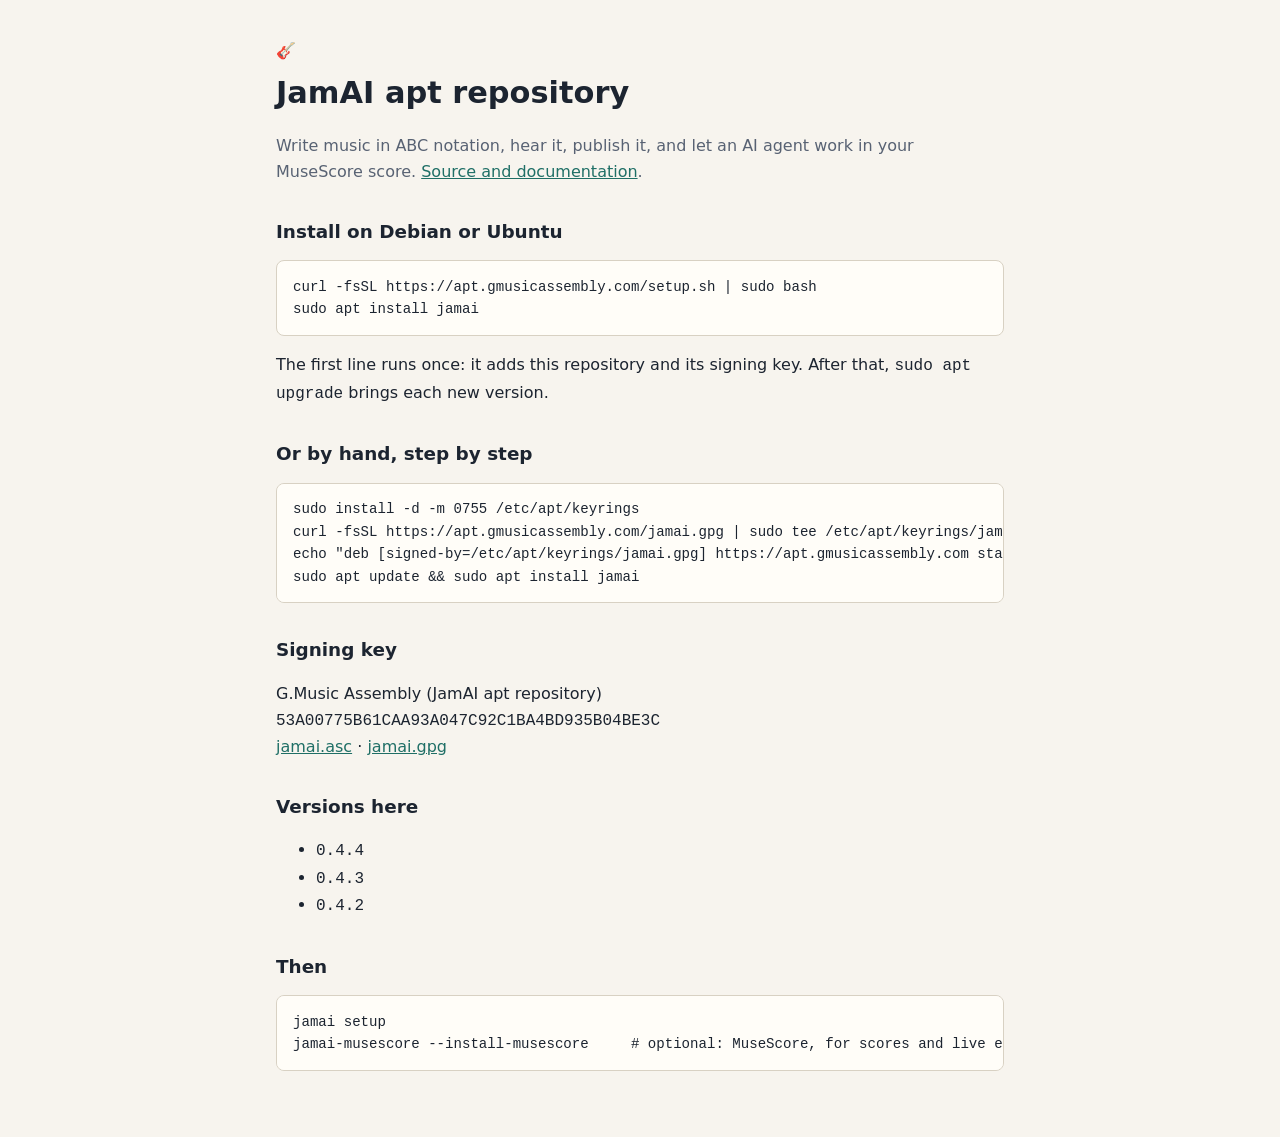
<file: index.html>
<!DOCTYPE html>
<html lang="en">
<head>
<meta charset="utf-8">
<meta name="viewport" content="width=device-width, initial-scale=1">
<title>JamAI apt repository</title>
<style>
:root{--bg:#0c0f14;--soft:#141923;--ink:#e8eef7;--dim:#93a0b2;--accent:#f0a868;--accent2:#8bd0c4;--line:#2a3a50}
@media (prefers-color-scheme: light){:root{--bg:#f7f4ee;--soft:#fffdf8;--ink:#1c2430;--dim:#586273;--accent:#a8551a;--accent2:#1f6f66;--line:#d8d1c3}}
*{box-sizing:border-box}
body{margin:0;background:var(--bg);color:var(--ink);font-family:-apple-system,BlinkMacSystemFont,"Segoe UI",system-ui,sans-serif;line-height:1.6}
.wrap{max-width:760px;margin:0 auto;padding:2.4rem 16px 4rem}
h1{font-size:1.9rem;margin:.3rem 0} h2{font-size:1.15rem;margin:2rem 0 .4rem}
a{color:var(--accent2)} .dim{color:var(--dim)}
pre{background:var(--soft);border:1px solid var(--line);border-radius:8px;padding:.9rem 1rem;overflow-x:auto;font-size:.88rem}
code{font-family:"JetBrains Mono",Menlo,Consolas,monospace}
.glyphs{color:var(--accent);letter-spacing:.2rem}
</style>
</head>
<body><div class="wrap">
<div class="glyphs">🎸</div>
<h1>JamAI apt repository</h1>
<p class="dim">Write music in ABC notation, hear it, publish it, and let an AI agent work in your MuseScore score.
<a href="https://github.com/gmusic1007/jamai-core">Source and documentation</a>.</p>

<h2>Install on Debian or Ubuntu</h2>
<pre><code>curl -fsSL https://apt.gmusicassembly.com/setup.sh | sudo bash
sudo apt install jamai</code></pre>
<p>The first line runs once: it adds this repository and its signing key. After that, <code>sudo apt upgrade</code> brings each new version.</p>

<h2>Or by hand, step by step</h2>
<pre><code>sudo install -d -m 0755 /etc/apt/keyrings
curl -fsSL https://apt.gmusicassembly.com/jamai.gpg | sudo tee /etc/apt/keyrings/jamai.gpg &gt; /dev/null
echo "deb [signed-by=/etc/apt/keyrings/jamai.gpg] https://apt.gmusicassembly.com stable main" | sudo tee /etc/apt/sources.list.d/jamai.list
sudo apt update &amp;&amp; sudo apt install jamai</code></pre>

<h2>Signing key</h2>
<p>G.Music Assembly (JamAI apt repository)<br><code>53A00775B61CAA93A047C92C1BA4BD935B04BE3C</code><br>
<a href="jamai.asc">jamai.asc</a> · <a href="jamai.gpg">jamai.gpg</a></p>

<h2>Versions here</h2>
<ul><li><code>0.4.4</code></li><li><code>0.4.3</code></li><li><code>0.4.2</code></li></ul>

<h2>Then</h2>
<pre><code>jamai setup
jamai-musescore --install-musescore     # optional: MuseScore, for scores and live editing</code></pre>
</div></body>
</html>
</file>
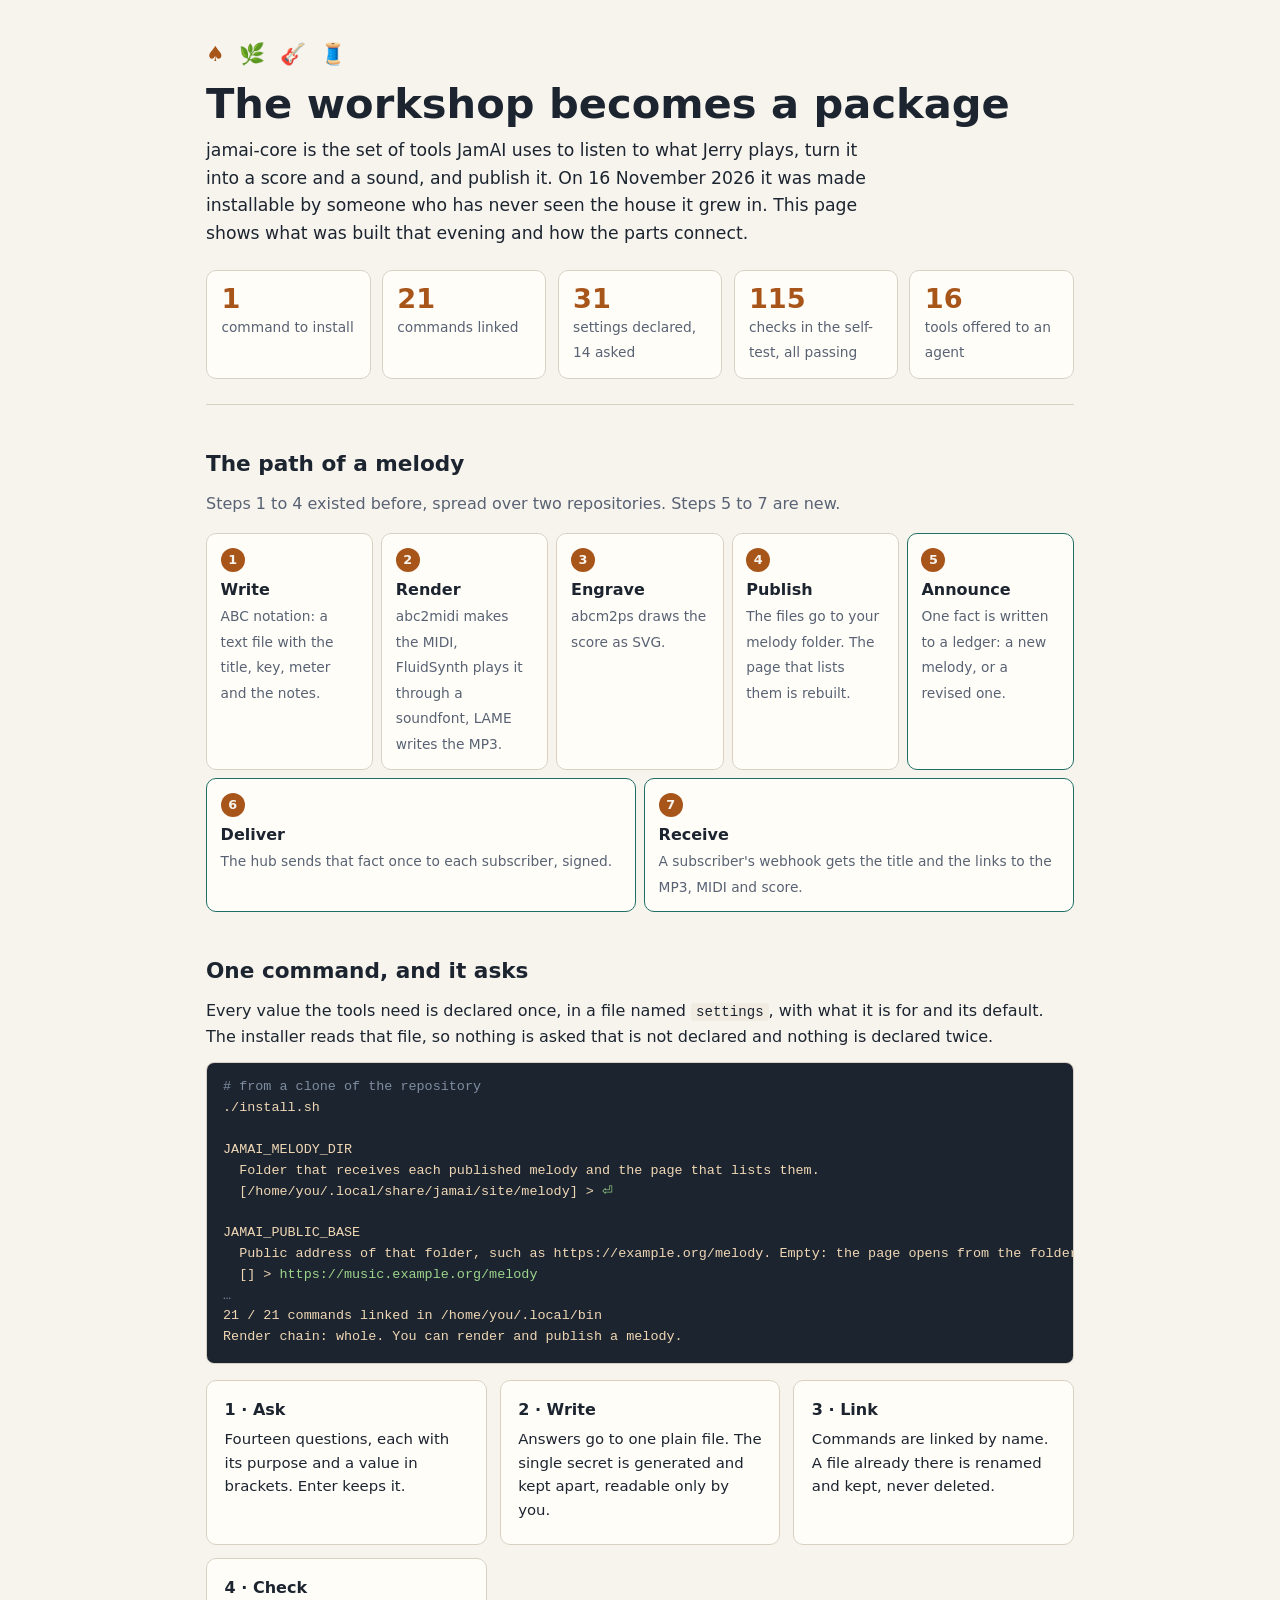
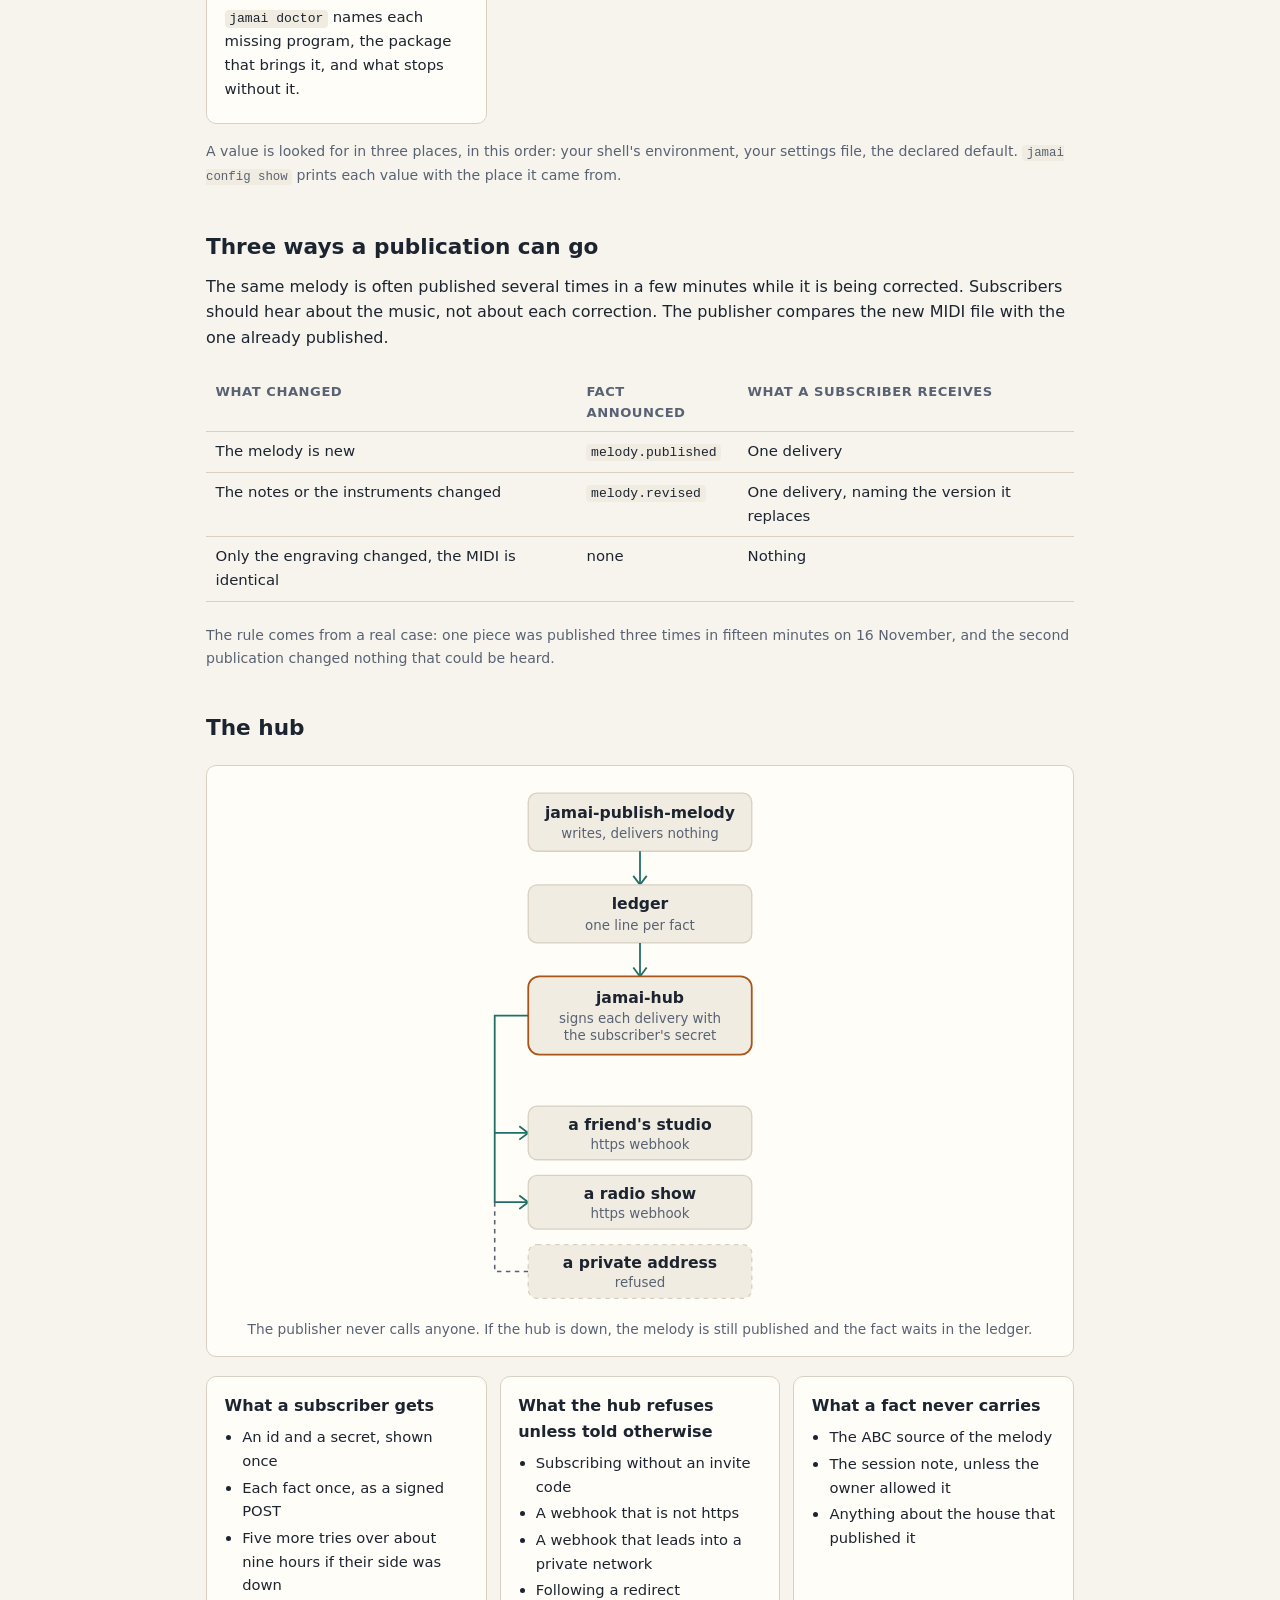
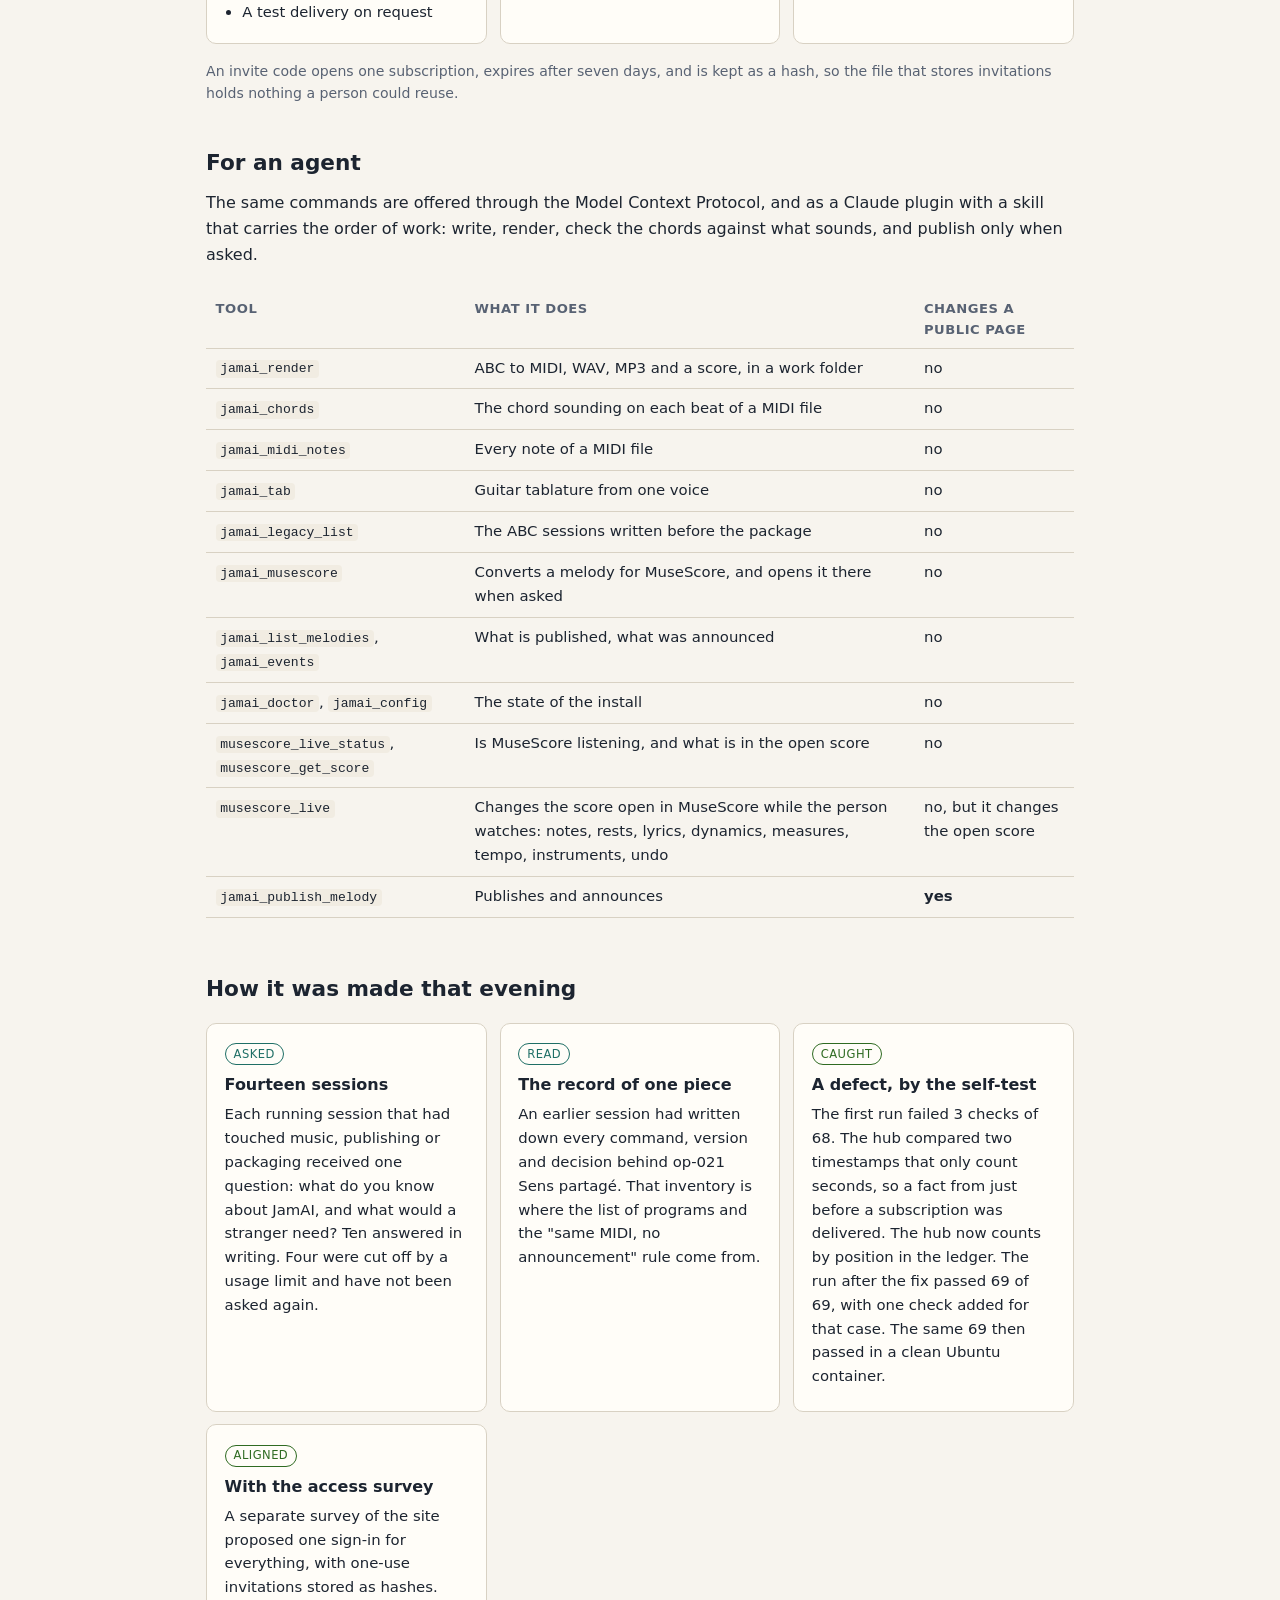
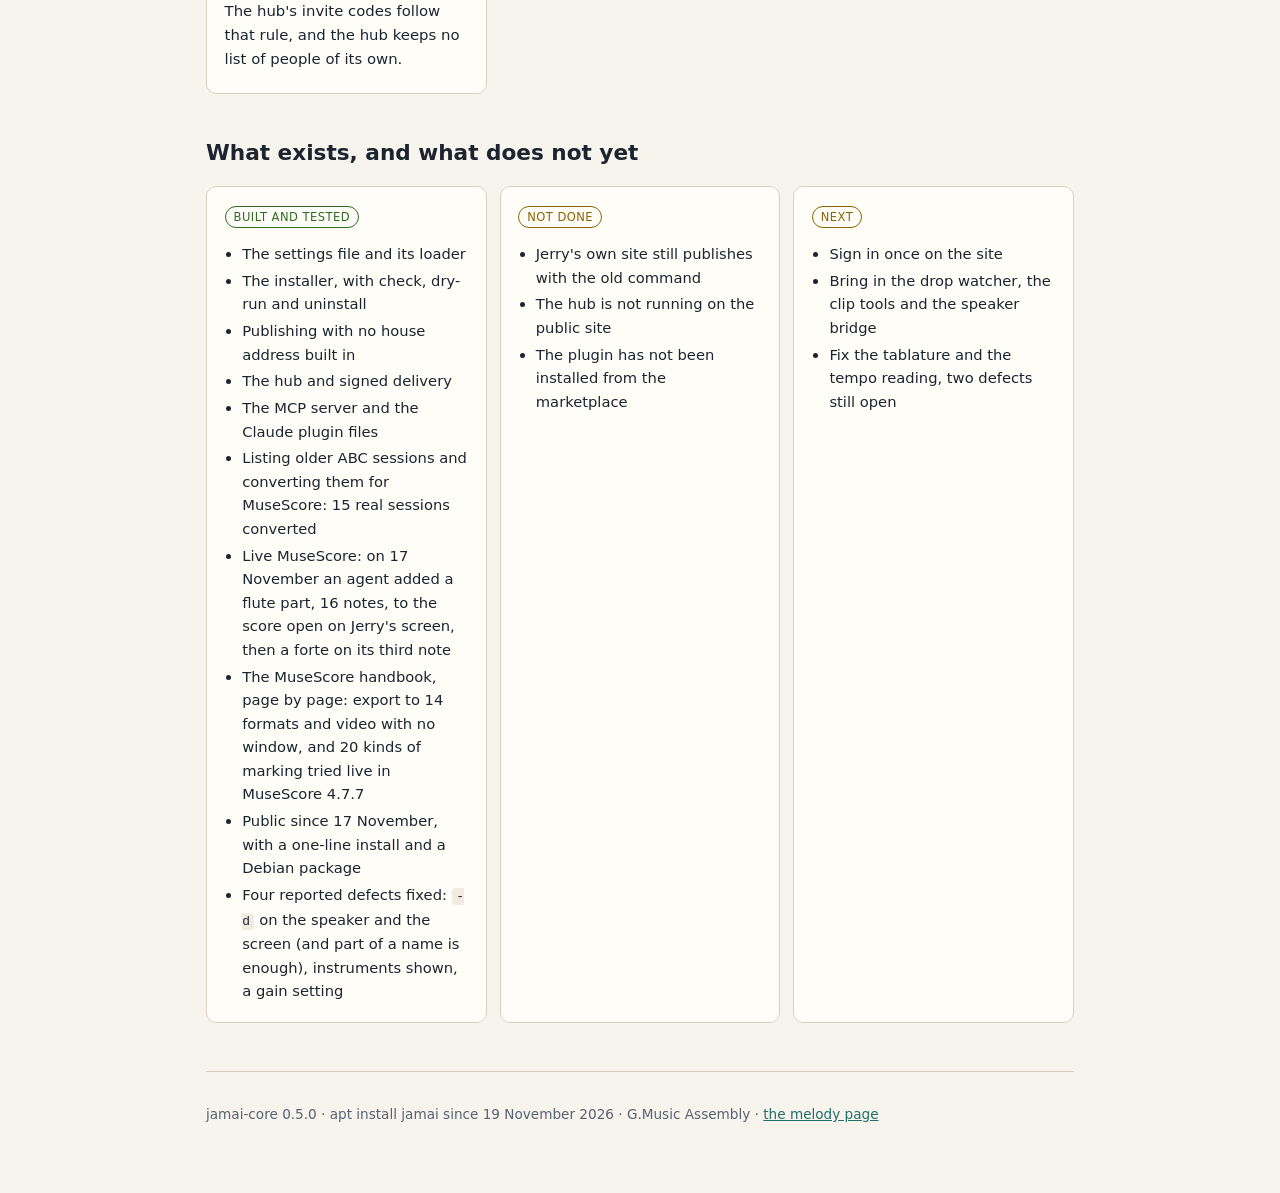
<file: docs/explainer/index.html>
<!DOCTYPE html>
<html lang="en">
<head>
<meta charset="utf-8">
<meta name="viewport" content="width=device-width, initial-scale=1">
<title>jamai-core, explained</title>
<meta name="description" content="How JamAI's composition workshop became a package: one command to install, a melody page of your own, and webhooks people subscribe to.">
<style>
:root{
  --bg:#0c0f14; --soft:#141923; --raise:#1b2230; --ink:#e8eef7; --dim:#93a0b2;
  --accent:#f0a868; --accent2:#8bd0c4; --line:#2a3a50; --string:#c89b6a; --good:#9bd48a; --held:#e9c46a;
}
@media (prefers-color-scheme: light){
  :root{ --bg:#f7f4ee; --soft:#fffdf8; --raise:#f1ece2; --ink:#1c2430; --dim:#586273;
         --accent:#a8551a; --accent2:#1f6f66; --line:#d8d1c3; --string:#7a4f1d; --good:#2f6b22; --held:#8a6400; }
}
*{box-sizing:border-box}
html{-webkit-text-size-adjust:100%}
body{margin:0;background:var(--bg);color:var(--ink);line-height:1.6;
  font-family:-apple-system,BlinkMacSystemFont,"Segoe UI",system-ui,sans-serif}
.wrap{max-width:900px;margin:0 auto;padding:2.4rem 16px 4rem}
a{color:var(--accent2)} a:hover{color:var(--accent)}
header{border-bottom:1px solid var(--line);padding-bottom:1.6rem;margin-bottom:.6rem}
.glyphs{color:var(--accent);letter-spacing:.25rem;font-size:1.3rem}
h1{font-size:clamp(1.8rem,5vw,2.6rem);line-height:1.15;margin:.5rem 0 .6rem;font-weight:650;text-wrap:balance}
h2{font-size:1.35rem;margin:2.6rem 0 .3rem;font-weight:620;text-wrap:balance}
h3{font-size:1rem;margin:0 0 .3rem;font-weight:620}
p{margin:.6rem 0}
.lede{font-size:1.08rem;max-width:62ch}
.dim{color:var(--dim)} .small{font-size:.88rem}
code,pre{font-family:"JetBrains Mono","Fira Code",Menlo,Consolas,monospace}
code{font-size:.88em;background:var(--raise);padding:.08em .35em;border-radius:4px}
pre{background:#060810;color:var(--string);border:1px solid var(--line);border-radius:8px;padding:.9rem 1rem;
  overflow-x:auto;font-size:.84rem;line-height:1.55;margin:.8rem 0}
@media (prefers-color-scheme: light){ pre{background:#1c2430;color:#f0d7b4} }
pre .c{color:#7f8da0} pre .o{color:#9bd48a}

.facts{display:grid;grid-template-columns:repeat(auto-fit,minmax(150px,1fr));gap:.7rem;margin:1.4rem 0 0}
.fact{background:var(--soft);border:1px solid var(--line);border-radius:10px;padding:.8rem .9rem}
.fact b{display:block;font-size:1.7rem;line-height:1.1;color:var(--accent);font-variant-numeric:tabular-nums}
.fact span{font-size:.86rem;color:var(--dim)}

/* the path of a melody */
.path{display:flex;flex-wrap:wrap;gap:.5rem;align-items:stretch;margin:1rem 0 .4rem;padding:0;list-style:none;counter-reset:step}
.path li{flex:1 1 150px;background:var(--soft);border:1px solid var(--line);border-radius:10px;padding:.75rem .85rem;position:relative}
.path li::before{counter-increment:step;content:counter(step);display:inline-grid;place-items:center;width:1.5rem;height:1.5rem;
  border-radius:50%;background:var(--accent);color:var(--bg);font-size:.8rem;font-weight:700;margin-bottom:.35rem}
.path li.own{border-color:var(--accent2)}
.path b{display:block}
.path span{font-size:.86rem;color:var(--dim)}

.grid{display:grid;grid-template-columns:repeat(auto-fit,minmax(240px,1fr));gap:.8rem;margin:1rem 0}
.card{background:var(--soft);border:1px solid var(--line);border-radius:10px;padding:1rem 1.1rem}
.card p{margin:.35rem 0;font-size:.93rem}
.card ul{margin:.4rem 0 0;padding-left:1.1rem;font-size:.92rem}
.card li{margin:.2rem 0}
.tag{display:inline-block;font-size:.72rem;letter-spacing:.04em;text-transform:uppercase;border:1px solid currentColor;
  border-radius:999px;padding:.05rem .5rem;margin-bottom:.45rem}
.tag.done{color:var(--good)} .tag.next{color:var(--held)} .tag.ask{color:var(--accent2)}

figure{margin:1.2rem 0;background:var(--soft);border:1px solid var(--line);border-radius:10px;padding:1rem}
figure svg{display:block;width:100%;max-width:380px;height:auto;margin:0 auto}
figcaption{font-size:.86rem;color:var(--dim);margin-top:.7rem;text-align:center}
svg text{font-family:-apple-system,BlinkMacSystemFont,"Segoe UI",system-ui,sans-serif;fill:var(--ink)}
svg .box{fill:var(--raise);stroke:var(--line);stroke-width:1.2}
svg .hub{fill:var(--raise);stroke:var(--accent);stroke-width:1.6}
svg .wire{stroke:var(--accent2);stroke-width:1.6;fill:none}
svg .no{stroke:var(--dim);stroke-width:1.4;stroke-dasharray:4 4;fill:none}
svg .sub{fill:var(--dim);font-size:12px}
svg .lab{font-size:14px;font-weight:600}

table{width:100%;border-collapse:collapse;margin:.8rem 0;font-size:.93rem}
th,td{text-align:left;padding:.5rem .6rem;border-bottom:1px solid var(--line);vertical-align:top}
th{color:var(--dim);font-weight:600;font-size:.82rem;text-transform:uppercase;letter-spacing:.04em}
.scroll{overflow-x:auto}
footer{margin-top:3rem;padding-top:1.4rem;border-top:1px solid var(--line);color:var(--dim);font-size:.85rem}
</style>
</head>
<body>
<div class="wrap">

<header>
  <div class="glyphs" aria-hidden="true">♠️ 🌿 🎸 🧵</div>
  <h1>The workshop becomes a package</h1>
  <p class="lede">jamai-core is the set of tools JamAI uses to listen to what Jerry plays, turn it into a score and
  a sound, and publish it. On 16 November 2026 it was made installable by someone who has never seen the house
  it grew in. This page shows what was built that evening and how the parts connect.</p>
  <div class="facts">
    <div class="fact"><b>1</b><span>command to install</span></div>
    <div class="fact"><b>21</b><span>commands linked</span></div>
    <div class="fact"><b>31</b><span>settings declared, 14 asked</span></div>
    <div class="fact"><b>115</b><span>checks in the self-test, all passing</span></div>
    <div class="fact"><b>16</b><span>tools offered to an agent</span></div>
  </div>
</header>

<h2>The path of a melody</h2>
<p class="dim">Steps 1 to 4 existed before, spread over two repositories. Steps 5 to 7 are new.</p>
<ol class="path">
  <li><b>Write</b><span>ABC notation: a text file with the title, key, meter and the notes.</span></li>
  <li><b>Render</b><span>abc2midi makes the MIDI, FluidSynth plays it through a soundfont, LAME writes the MP3.</span></li>
  <li><b>Engrave</b><span>abcm2ps draws the score as SVG.</span></li>
  <li><b>Publish</b><span>The files go to your melody folder. The page that lists them is rebuilt.</span></li>
  <li class="own"><b>Announce</b><span>One fact is written to a ledger: a new melody, or a revised one.</span></li>
  <li class="own"><b>Deliver</b><span>The hub sends that fact once to each subscriber, signed.</span></li>
  <li class="own"><b>Receive</b><span>A subscriber's webhook gets the title and the links to the MP3, MIDI and score.</span></li>
</ol>

<h2>One command, and it asks</h2>
<p>Every value the tools need is declared once, in a file named <code>settings</code>, with what it is for and its
default. The installer reads that file, so nothing is asked that is not declared and nothing is declared twice.</p>
<pre><span class="c"># from a clone of the repository</span>
./install.sh

JAMAI_MELODY_DIR
  Folder that receives each published melody and the page that lists them.
  [/home/you/.local/share/jamai/site/melody] &gt; <span class="o">⏎</span>

JAMAI_PUBLIC_BASE
  Public address of that folder, such as https://example.org/melody. Empty: the page opens from the folder.
  [] &gt; <span class="o">https://music.example.org/melody</span>
<span class="c">…</span>
21 / 21 commands linked in /home/you/.local/bin
Render chain: whole. You can render and publish a melody.</pre>
<div class="grid">
  <div class="card"><h3>1 · Ask</h3><p>Fourteen questions, each with its purpose and a value in brackets. Enter keeps it.</p></div>
  <div class="card"><h3>2 · Write</h3><p>Answers go to one plain file. The single secret is generated and kept apart, readable only by you.</p></div>
  <div class="card"><h3>3 · Link</h3><p>Commands are linked by name. A file already there is renamed and kept, never deleted.</p></div>
  <div class="card"><h3>4 · Check</h3><p><code>jamai doctor</code> names each missing program, the package that brings it, and what stops without it.</p></div>
</div>
<p class="small dim">A value is looked for in three places, in this order: your shell's environment, your settings file,
the declared default. <code>jamai config show</code> prints each value with the place it came from.</p>

<h2>Three ways a publication can go</h2>
<p>The same melody is often published several times in a few minutes while it is being corrected. Subscribers
should hear about the music, not about each correction. The publisher compares the new MIDI file with the one
already published.</p>
<div class="scroll"><table>
<thead><tr><th>What changed</th><th>Fact announced</th><th>What a subscriber receives</th></tr></thead>
<tbody>
<tr><td>The melody is new</td><td><code>melody.published</code></td><td>One delivery</td></tr>
<tr><td>The notes or the instruments changed</td><td><code>melody.revised</code></td><td>One delivery, naming the version it replaces</td></tr>
<tr><td>Only the engraving changed, the MIDI is identical</td><td>none</td><td>Nothing</td></tr>
</tbody></table></div>
<p class="small dim">The rule comes from a real case: one piece was published three times in fifteen minutes on 16 November,
and the second publication changed nothing that could be heard.</p>

<h2>The hub</h2>
<figure>
<svg viewBox="0 0 340 470" role="img" aria-labelledby="hubt hubd">
  <title id="hubt">How a fact travels from the publisher to subscribers</title>
  <desc id="hubd">The publisher writes a fact to a ledger. The hub reads the ledger and posts the fact to each public webhook. A webhook pointing at a private address is refused.</desc>
  <rect class="box" x="70" y="10" width="200" height="52" rx="8"/>
  <text class="lab" x="170" y="32" text-anchor="middle">jamai-publish-melody</text>
  <text class="sub" x="170" y="50" text-anchor="middle">writes, delivers nothing</text>
  <path class="wire" d="M170 62 V92"/><path class="wire" d="M164 84 L170 92 L176 84"/>
  <rect class="box" x="70" y="92" width="200" height="52" rx="8"/>
  <text class="lab" x="170" y="114" text-anchor="middle">ledger</text>
  <text class="sub" x="170" y="132" text-anchor="middle">one line per fact</text>
  <path class="wire" d="M170 144 V174"/><path class="wire" d="M164 166 L170 174 L176 166"/>
  <rect class="hub" x="70" y="174" width="200" height="70" rx="10"/>
  <text class="lab" x="170" y="198" text-anchor="middle">jamai-hub</text>
  <text class="sub" x="170" y="216" text-anchor="middle">signs each delivery with</text>
  <text class="sub" x="170" y="231" text-anchor="middle">the subscriber's secret</text>
  <path class="wire" d="M70 209 H40 V376 H70"/><path class="wire" d="M40 314 H70"/>
  <path class="wire" d="M62 308 L70 314 L62 320"/><path class="wire" d="M62 370 L70 376 L62 382"/>
  <path class="no" d="M40 376 V438 H70"/>
  <rect class="box" x="70" y="290" width="200" height="48" rx="8"/>
  <text class="lab" x="170" y="311" text-anchor="middle">a friend's studio</text>
  <text class="sub" x="170" y="328" text-anchor="middle">https webhook</text>
  <rect class="box" x="70" y="352" width="200" height="48" rx="8"/>
  <text class="lab" x="170" y="373" text-anchor="middle">a radio show</text>
  <text class="sub" x="170" y="390" text-anchor="middle">https webhook</text>
  <rect class="box" x="70" y="414" width="200" height="48" rx="8" style="stroke-dasharray:4 4"/>
  <text class="lab" x="170" y="435" text-anchor="middle">a private address</text>
  <text class="sub" x="170" y="452" text-anchor="middle">refused</text>
</svg>
<figcaption>The publisher never calls anyone. If the hub is down, the melody is still published and the fact waits in the ledger.</figcaption>
</figure>
<div class="grid">
  <div class="card"><h3>What a subscriber gets</h3>
    <ul><li>An id and a secret, shown once</li><li>Each fact once, as a signed POST</li>
    <li>Five more tries over about nine hours if their side was down</li><li>A test delivery on request</li></ul></div>
  <div class="card"><h3>What the hub refuses unless told otherwise</h3>
    <ul><li>Subscribing without an invite code</li><li>A webhook that is not https</li>
    <li>A webhook that leads into a private network</li><li>Following a redirect</li></ul></div>
  <div class="card"><h3>What a fact never carries</h3>
    <ul><li>The ABC source of the melody</li><li>The session note, unless the owner allowed it</li>
    <li>Anything about the house that published it</li></ul></div>
</div>
<p class="small dim">An invite code opens one subscription, expires after seven days, and is kept as a hash, so the
file that stores invitations holds nothing a person could reuse.</p>

<h2>For an agent</h2>
<p>The same commands are offered through the Model Context Protocol, and as a Claude plugin with a skill that
carries the order of work: write, render, check the chords against what sounds, and publish only when asked.</p>
<div class="scroll"><table>
<thead><tr><th>Tool</th><th>What it does</th><th>Changes a public page</th></tr></thead>
<tbody>
<tr><td><code>jamai_render</code></td><td>ABC to MIDI, WAV, MP3 and a score, in a work folder</td><td>no</td></tr>
<tr><td><code>jamai_chords</code></td><td>The chord sounding on each beat of a MIDI file</td><td>no</td></tr>
<tr><td><code>jamai_midi_notes</code></td><td>Every note of a MIDI file</td><td>no</td></tr>
<tr><td><code>jamai_tab</code></td><td>Guitar tablature from one voice</td><td>no</td></tr>
<tr><td><code>jamai_legacy_list</code></td><td>The ABC sessions written before the package</td><td>no</td></tr>
<tr><td><code>jamai_musescore</code></td><td>Converts a melody for MuseScore, and opens it there when asked</td><td>no</td></tr>
<tr><td><code>jamai_list_melodies</code>, <code>jamai_events</code></td><td>What is published, what was announced</td><td>no</td></tr>
<tr><td><code>jamai_doctor</code>, <code>jamai_config</code></td><td>The state of the install</td><td>no</td></tr>
<tr><td><code>musescore_live_status</code>, <code>musescore_get_score</code></td><td>Is MuseScore listening, and what is in the open score</td><td>no</td></tr>
<tr><td><code>musescore_live</code></td><td>Changes the score open in MuseScore while the person watches: notes, rests, lyrics, dynamics, measures, tempo, instruments, undo</td><td>no, but it changes the open score</td></tr>
<tr><td><code>jamai_publish_melody</code></td><td>Publishes and announces</td><td><b>yes</b></td></tr>
</tbody></table></div>

<h2>How it was made that evening</h2>
<div class="grid">
  <div class="card"><span class="tag ask">asked</span><h3>Fourteen sessions</h3>
    <p>Each running session that had touched music, publishing or packaging received one question: what do you know
    about JamAI, and what would a stranger need? Ten answered in writing. Four were cut off by a usage limit and
    have not been asked again.</p></div>
  <div class="card"><span class="tag ask">read</span><h3>The record of one piece</h3>
    <p>An earlier session had written down every command, version and decision behind op-021 Sens partagé. That
    inventory is where the list of programs and the "same MIDI, no announcement" rule come from.</p></div>
  <div class="card"><span class="tag done">caught</span><h3>A defect, by the self-test</h3>
    <p>The first run failed 3 checks of 68. The hub compared two timestamps that only count seconds, so a fact
    from just before a subscription was delivered. The hub now counts by position in the ledger. The run after
    the fix passed 69 of 69, with one check added for that case. The same 69 then passed in a clean Ubuntu container.</p></div>
  <div class="card"><span class="tag done">aligned</span><h3>With the access survey</h3>
    <p>A separate survey of the site proposed one sign-in for everything, with one-use invitations stored as
    hashes. The hub's invite codes follow that rule, and the hub keeps no list of people of its own.</p></div>
</div>

<h2>What exists, and what does not yet</h2>
<div class="grid">
  <div class="card"><span class="tag done">built and tested</span>
    <ul><li>The settings file and its loader</li><li>The installer, with check, dry-run and uninstall</li>
    <li>Publishing with no house address built in</li><li>The hub and signed delivery</li>
    <li>The MCP server and the Claude plugin files</li>
    <li>Listing older ABC sessions and converting them for MuseScore: 15 real sessions converted</li>
    <li>Live MuseScore: on 17 November an agent added a flute part, 16 notes, to the score open on Jerry's screen, then a forte on its third note</li>
    <li>The MuseScore handbook, page by page: export to 14 formats and video with no window, and 20 kinds of marking tried live in MuseScore 4.7.7</li>
    <li>Public since 17 November, with a one-line install and a Debian package</li>
    <li>Four reported defects fixed: <code>-d</code> on the speaker and the screen (and part of a name is enough), instruments shown, a gain setting</li></ul></div>
  <div class="card"><span class="tag next">not done</span>
    <ul>    <li>Jerry's own site still publishes with the old command</li><li>The hub is not running on the public site</li>
    <li>The plugin has not been installed from the marketplace</li></ul></div>
  <div class="card"><span class="tag next">next</span>
    <ul><li>Sign in once on the site</li>
    <li>Bring in the drop watcher, the clip tools and the speaker bridge</li><li>Fix the tablature and the tempo reading, two defects still open</li></ul></div>
</div>

<footer>
  <p>jamai-core 0.5.0 · apt install jamai since 19 November 2026 · G.Music Assembly · <a href="../">the melody page</a></p>
</footer>
</div>
</body>
</html>
</file>
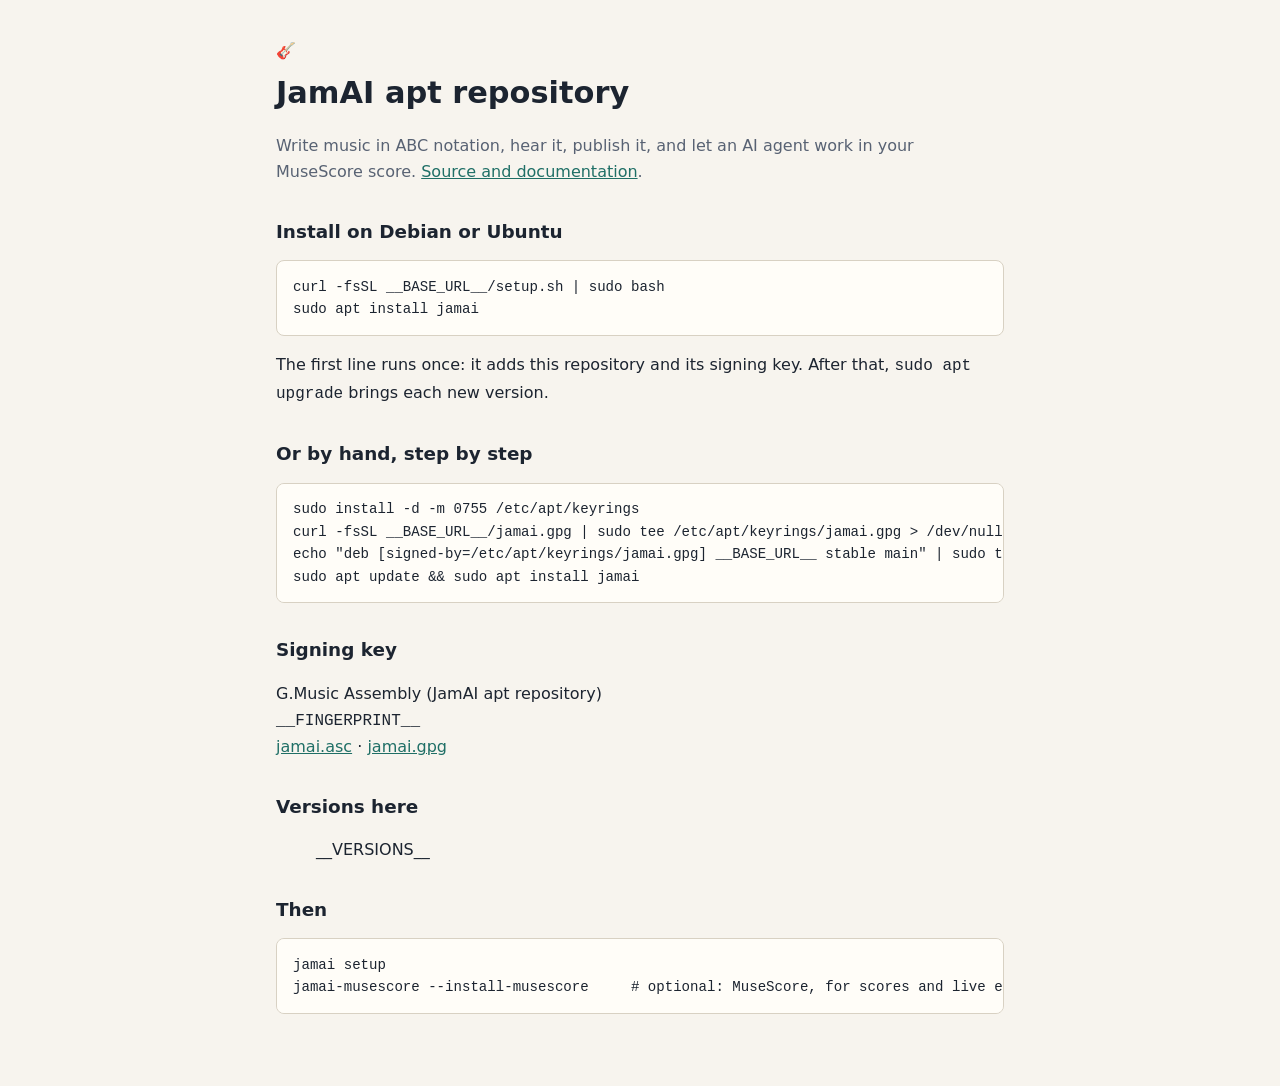
<file: packaging/apt/index.html>
<!DOCTYPE html>
<html lang="en">
<head>
<meta charset="utf-8">
<meta name="viewport" content="width=device-width, initial-scale=1">
<title>JamAI apt repository</title>
<style>
:root{--bg:#0c0f14;--soft:#141923;--ink:#e8eef7;--dim:#93a0b2;--accent:#f0a868;--accent2:#8bd0c4;--line:#2a3a50}
@media (prefers-color-scheme: light){:root{--bg:#f7f4ee;--soft:#fffdf8;--ink:#1c2430;--dim:#586273;--accent:#a8551a;--accent2:#1f6f66;--line:#d8d1c3}}
*{box-sizing:border-box}
body{margin:0;background:var(--bg);color:var(--ink);font-family:-apple-system,BlinkMacSystemFont,"Segoe UI",system-ui,sans-serif;line-height:1.6}
.wrap{max-width:760px;margin:0 auto;padding:2.4rem 16px 4rem}
h1{font-size:1.9rem;margin:.3rem 0} h2{font-size:1.15rem;margin:2rem 0 .4rem}
a{color:var(--accent2)} .dim{color:var(--dim)}
pre{background:var(--soft);border:1px solid var(--line);border-radius:8px;padding:.9rem 1rem;overflow-x:auto;font-size:.88rem}
code{font-family:"JetBrains Mono",Menlo,Consolas,monospace}
.glyphs{color:var(--accent);letter-spacing:.2rem}
</style>
</head>
<body><div class="wrap">
<div class="glyphs">🎸</div>
<h1>JamAI apt repository</h1>
<p class="dim">Write music in ABC notation, hear it, publish it, and let an AI agent work in your MuseScore score.
<a href="https://github.com/gmusic1007/jamai-core">Source and documentation</a>.</p>

<h2>Install on Debian or Ubuntu</h2>
<pre><code>curl -fsSL __BASE_URL__/setup.sh | sudo bash
sudo apt install jamai</code></pre>
<p>The first line runs once: it adds this repository and its signing key. After that, <code>sudo apt upgrade</code> brings each new version.</p>

<h2>Or by hand, step by step</h2>
<pre><code>sudo install -d -m 0755 /etc/apt/keyrings
curl -fsSL __BASE_URL__/jamai.gpg | sudo tee /etc/apt/keyrings/jamai.gpg &gt; /dev/null
echo "deb [signed-by=/etc/apt/keyrings/jamai.gpg] __BASE_URL__ stable main" | sudo tee /etc/apt/sources.list.d/jamai.list
sudo apt update &amp;&amp; sudo apt install jamai</code></pre>

<h2>Signing key</h2>
<p>G.Music Assembly (JamAI apt repository)<br><code>__FINGERPRINT__</code><br>
<a href="jamai.asc">jamai.asc</a> · <a href="jamai.gpg">jamai.gpg</a></p>

<h2>Versions here</h2>
<ul>__VERSIONS__</ul>

<h2>Then</h2>
<pre><code>jamai setup
jamai-musescore --install-musescore     # optional: MuseScore, for scores and live editing</code></pre>
</div></body>
</html>
</file>
